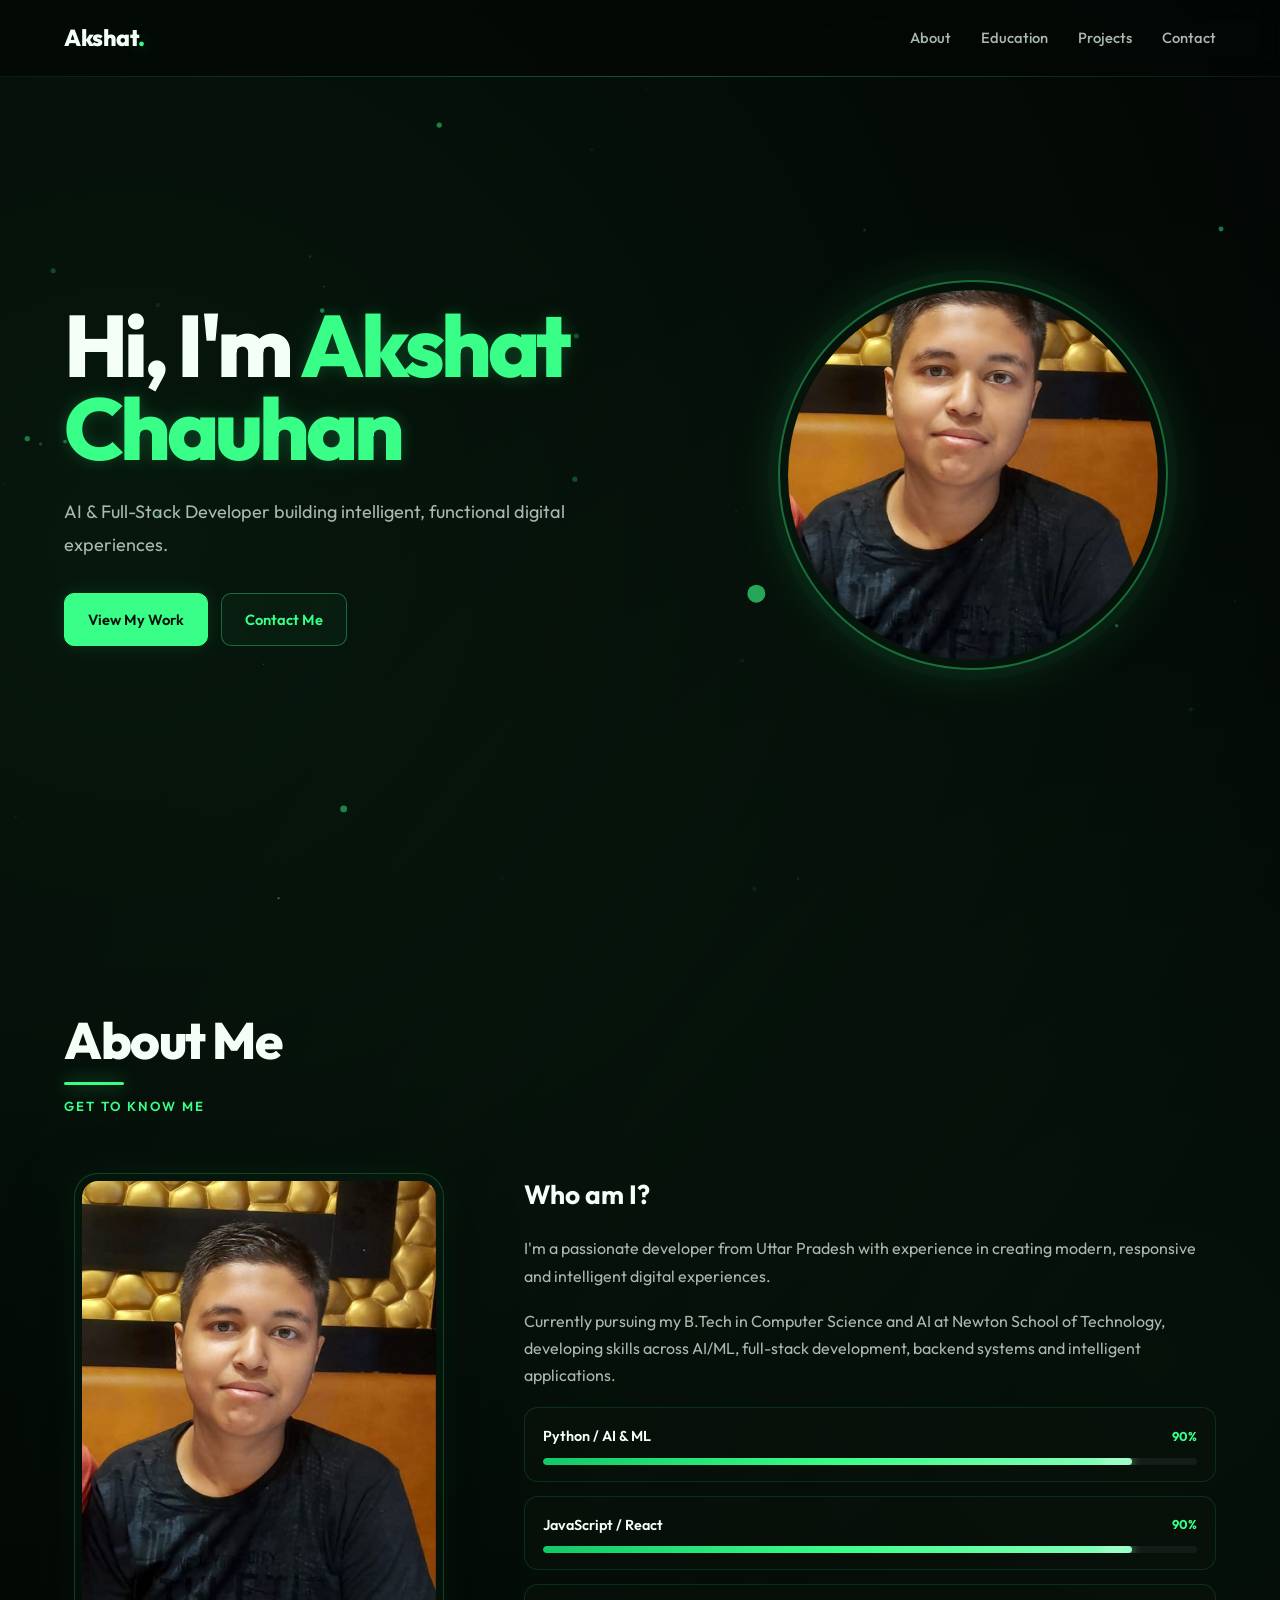
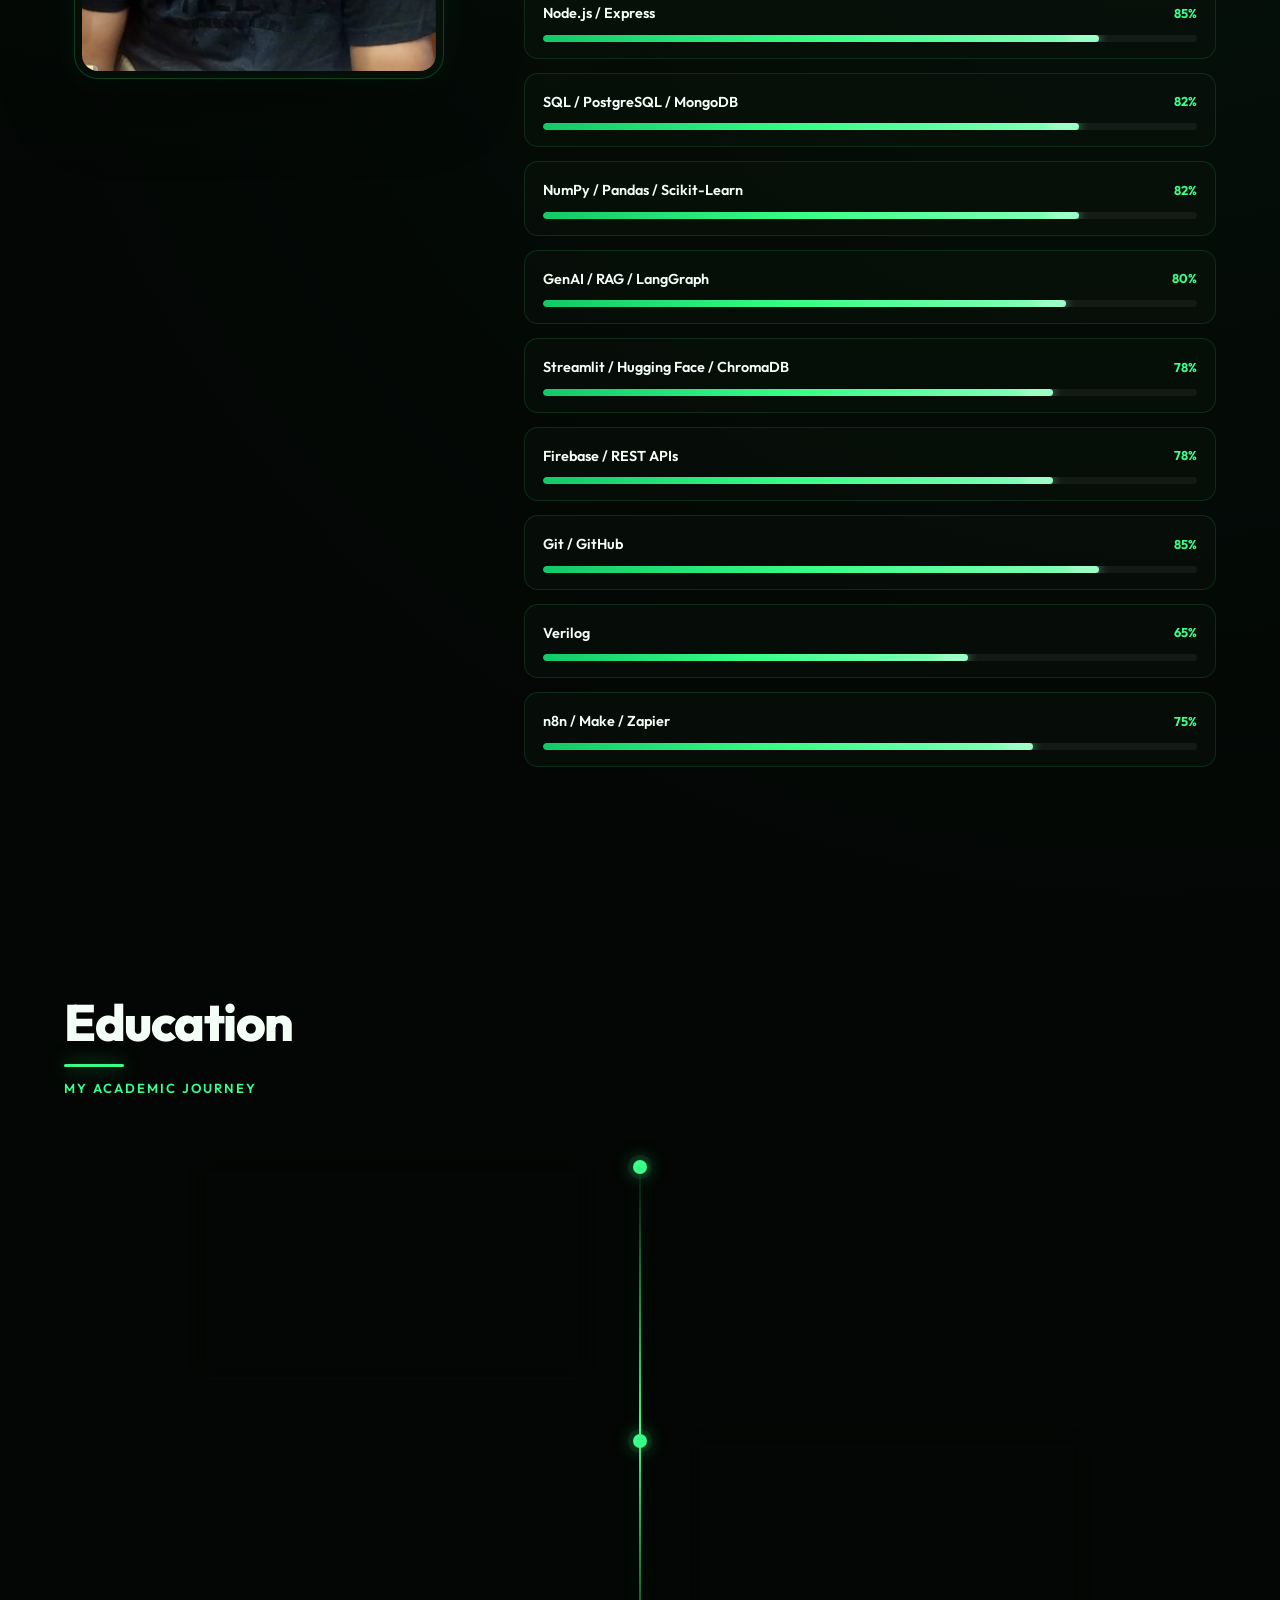
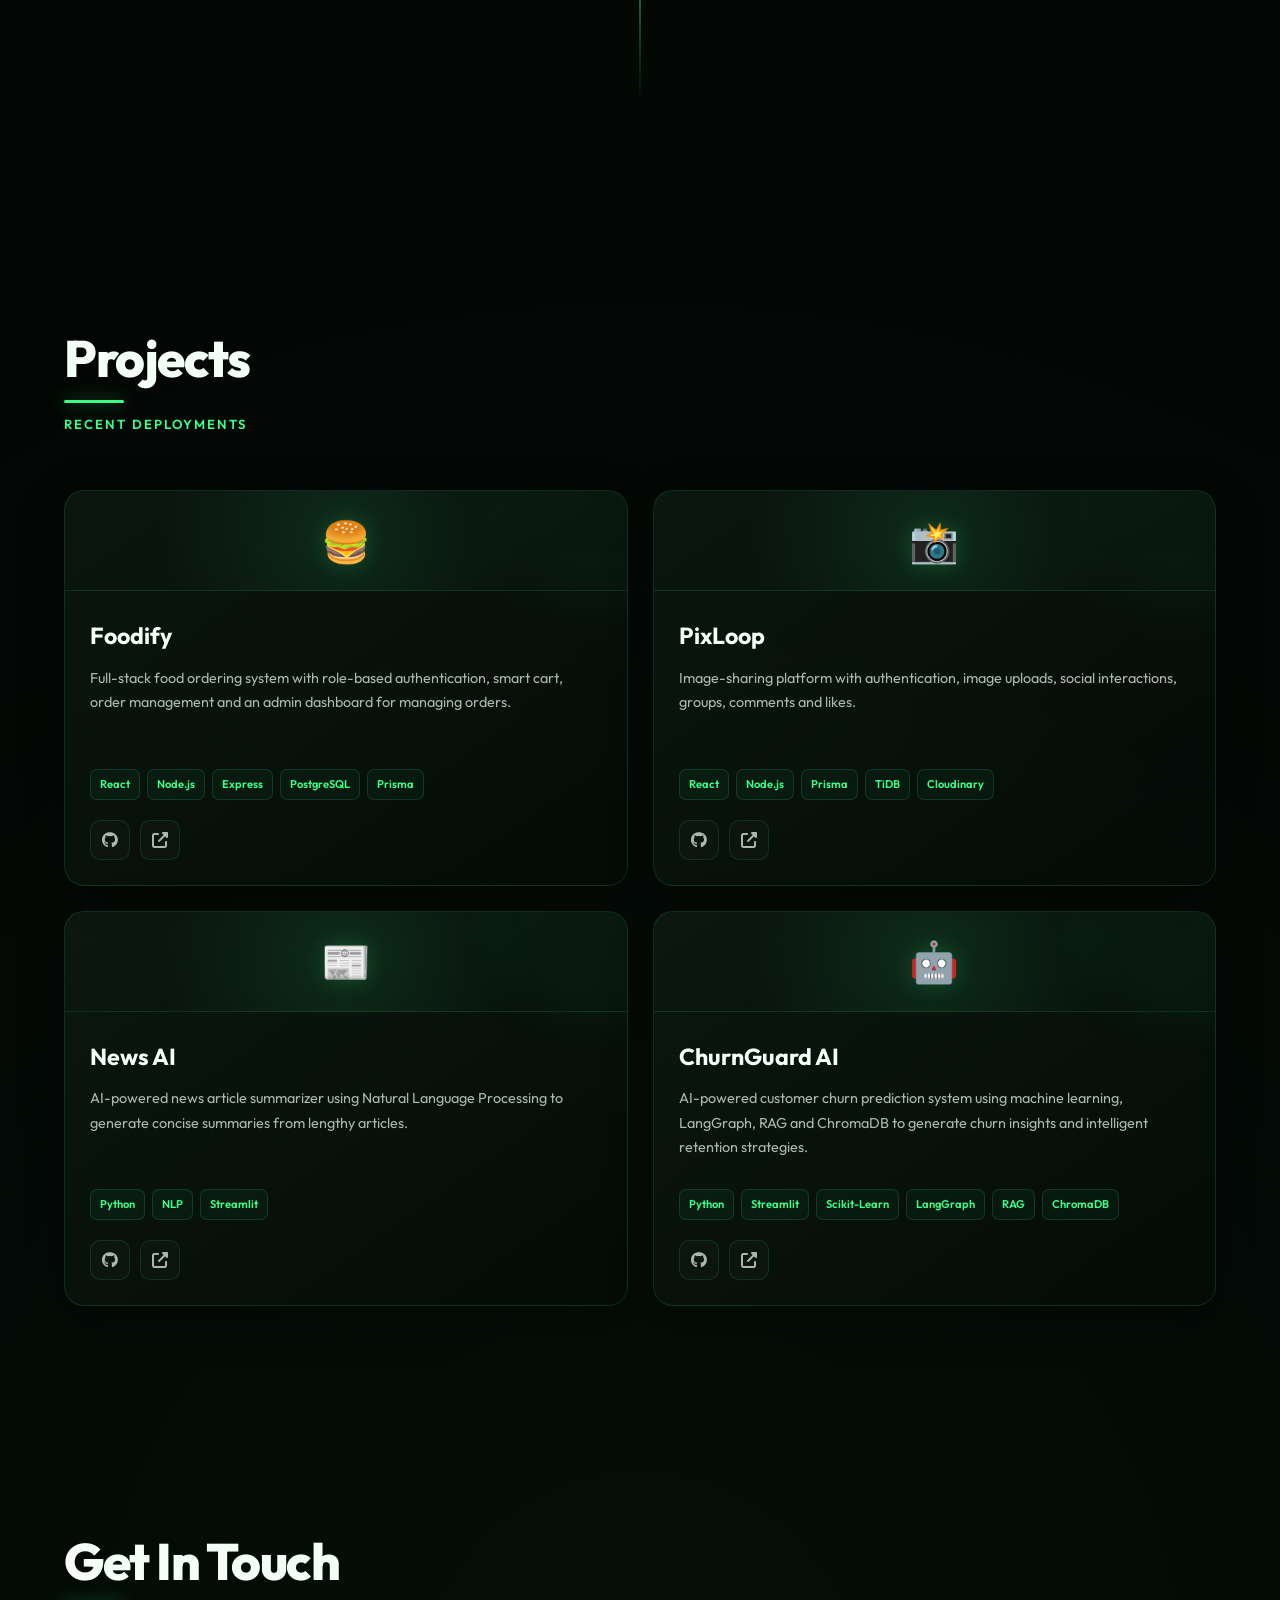
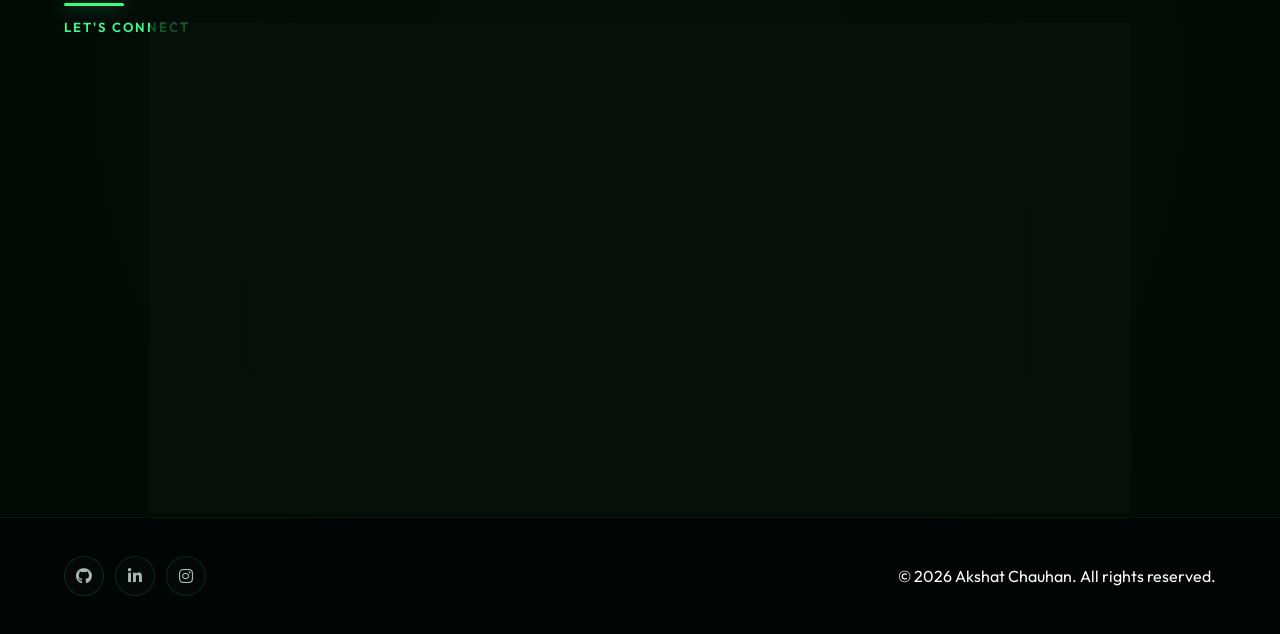
<file: index.html>
<!DOCTYPE html>
<html lang="en">

<head>
    <meta charset="UTF-8">
    <meta name="viewport" content="width=device-width, initial-scale=1.0">

    <meta name="description"
        content="Akshat Chauhan — AI & Full-Stack Developer building intelligent digital experiences.">

    <title>Akshat Chauhan | AI & Full-Stack Developer</title>

    <!-- Google Font -->
    <link rel="preconnect" href="https://fonts.googleapis.com">
    <link rel="preconnect" href="https://fonts.gstatic.com" crossorigin>
    <link
        href="https://fonts.googleapis.com/css2?family=Outfit:wght@300;400;500;600;700;800&display=swap"
        rel="stylesheet">

    <!-- Font Awesome -->
    <link
        rel="stylesheet"
        href="https://cdnjs.cloudflare.com/ajax/libs/font-awesome/6.4.0/css/all.min.css">

    <!-- Main CSS -->
    <link rel="stylesheet" href="styles.css">
</head>

<body>

    <!-- Animated background -->
    <canvas id="star-canvas"></canvas>

    <!-- =========================
         NAVBAR
         ========================= -->
    <header>
        <div class="container">
            <nav>
                <a href="#" class="logo">Akshat<span>.</span></a>

                <ul class="nav-links">
                    <li><a href="#about">About</a></li>
                    <li><a href="#education">Education</a></li>
                    <li><a href="#work">Projects</a></li>
                    <li><a href="#contact">Contact</a></li>
                </ul>
            </nav>
        </div>
    </header>


    <!-- =========================
         HERO
         ========================= -->
    <section class="hero">

        <div class="container">

            <div class="hero-content">

                <h1>
                    Hi, I'm <span>Akshat Chauhan</span>
                </h1>

                <p>
                    AI & Full-Stack Developer building intelligent,
                    functional digital experiences.
                </p>

                <div class="hero-buttons">
                    <a href="#work" class="btn">
                        View My Work
                    </a>

                    <a href="#contact" class="btn-outline">
                        Contact Me
                    </a>
                </div>

            </div>

            <div class="hero-image-container">
                <img
                    src="WhatsApp Image 2025-02-10 at 09.36.19.jpeg"
                    alt="Akshat Chauhan"
                    class="hero-img">
            </div>

        </div>

    </section>


    <!-- =========================
         ABOUT
         ========================= -->
    <section id="about">

        <div class="container">

            <div class="section-title">
                <h2>About Me</h2>
                <p>Get to know me</p>
            </div>

            <div class="about-content">

                <div class="about-img-wrapper">
                    <img
                        src="WhatsApp Image 2025-02-10 at 09.36.19.jpeg"
                        alt="Akshat Chauhan">
                </div>

                <div class="about-text">

                    <h3>Who am I?</h3>

                    <p>
                        I'm a passionate developer from Uttar Pradesh with
                        experience in creating modern, responsive and
                        intelligent digital experiences.
                    </p>

                    <p>
                        Currently pursuing my B.Tech in Computer Science
                        and AI at Newton School of Technology, developing
                        skills across AI/ML, full-stack development,
                        backend systems and intelligent applications.
                    </p>

                    <!-- Skills -->
                    <div class="skills-wrapper">

                        <div class="skill-item">
                            <div class="skill-info">
                                <span>Python / AI & ML</span>
                                <span>90%</span>
                            </div>
                            <div class="skill-bar">
                                <div class="skill-progress" style="width: 90%;"></div>
                            </div>
                        </div>

                        <div class="skill-item">
                            <div class="skill-info">
                                <span>JavaScript / React</span>
                                <span>90%</span>
                            </div>
                            <div class="skill-bar">
                                <div class="skill-progress" style="width: 90%;"></div>
                            </div>
                        </div>

                        <div class="skill-item">
                            <div class="skill-info">
                                <span>Node.js / Express</span>
                                <span>85%</span>
                            </div>
                            <div class="skill-bar">
                                <div class="skill-progress" style="width: 85%;"></div>
                            </div>
                        </div>

                        <div class="skill-item">
                            <div class="skill-info">
                                <span>SQL / PostgreSQL / MongoDB</span>
                                <span>82%</span>
                            </div>
                            <div class="skill-bar">
                                <div class="skill-progress" style="width: 82%;"></div>
                            </div>
                        </div>

                        <div class="skill-item">
                            <div class="skill-info">
                                <span>NumPy / Pandas / Scikit-Learn</span>
                                <span>82%</span>
                            </div>
                            <div class="skill-bar">
                                <div class="skill-progress" style="width: 82%;"></div>
                            </div>
                        </div>

                        <div class="skill-item">
                            <div class="skill-info">
                                <span>GenAI / RAG / LangGraph</span>
                                <span>80%</span>
                            </div>
                            <div class="skill-bar">
                                <div class="skill-progress" style="width: 80%;"></div>
                            </div>
                        </div>

                        <div class="skill-item">
                            <div class="skill-info">
                                <span>Streamlit / Hugging Face / ChromaDB</span>
                                <span>78%</span>
                            </div>
                            <div class="skill-bar">
                                <div class="skill-progress" style="width: 78%;"></div>
                            </div>
                        </div>

                        <div class="skill-item">
                            <div class="skill-info">
                                <span>Firebase / REST APIs</span>
                                <span>78%</span>
                            </div>
                            <div class="skill-bar">
                                <div class="skill-progress" style="width: 78%;"></div>
                            </div>
                        </div>

                        <div class="skill-item">
                            <div class="skill-info">
                                <span>Git / GitHub</span>
                                <span>85%</span>
                            </div>
                            <div class="skill-bar">
                                <div class="skill-progress" style="width: 85%;"></div>
                            </div>
                        </div>

                        <div class="skill-item">
                            <div class="skill-info">
                                <span>Verilog</span>
                                <span>65%</span>
                            </div>
                            <div class="skill-bar">
                                <div class="skill-progress" style="width: 65%;"></div>
                            </div>
                        </div>

                        <div class="skill-item">
                            <div class="skill-info">
                                <span>n8n / Make / Zapier</span>
                                <span>75%</span>
                            </div>
                            <div class="skill-bar">
                                <div class="skill-progress" style="width: 75%;"></div>
                            </div>
                        </div>

                    </div>

                </div>

            </div>

        </div>

    </section>


    <!-- =========================
         EDUCATION
         ========================= -->
    <section id="education">

        <div class="container">

            <div class="section-title">
                <h2>Education</h2>
                <p>My Academic Journey</p>
            </div>

            <div class="timeline">

                <div class="timeline-item">

                    <span class="timeline-dot"></span>

                    <div class="timeline-content">

                        <span class="t-date">
                            2024 - Present
                        </span>

                        <div class="t-title">
                            B.Tech in Computer Science & AI
                        </div>

                        <div class="t-school">
                            Newton School of Technology
                        </div>

                        <div class="t-desc">
                            Developing skills in Data Structures and Algorithms,
                            Artificial Intelligence, Machine Learning, software
                            development and full-stack technologies.
                        </div>

                    </div>

                </div>


                <div class="timeline-item">

                    <span class="timeline-dot"></span>

                    <div class="timeline-content">

                        <span class="t-date">
                            2010 - 2024
                        </span>

                        <div class="t-title">
                            Higher Secondary
                        </div>

                        <div class="t-school">
                            Gurukul The School
                        </div>

                        <div class="t-desc">
                            Completed secondary education with a strong
                            foundation in Mathematics, Computer Science
                            and technology.
                        </div>

                    </div>

                </div>

            </div>

        </div>

    </section>


    <!-- =========================
         PROJECTS
         ========================= -->
    <section id="work">

        <div class="container">

            <div class="section-title">
                <h2>Projects</h2>
                <p>Recent Deployments</p>
            </div>

            <div class="projects-grid">

                <!-- Foodify -->
                <article class="project-card">

                    <div class="project-header p1-head">
                        <span>🍔</span>
                    </div>

                    <div class="project-info">

                        <h3>Foodify</h3>

                        <p>
                            Full-stack food ordering system with role-based
                            authentication, smart cart, order management
                            and an admin dashboard for managing orders.
                        </p>

                        <div class="p-tags">
                            <span class="p-tag">React</span>
                            <span class="p-tag">Node.js</span>
                            <span class="p-tag">Express</span>
                            <span class="p-tag">PostgreSQL</span>
                            <span class="p-tag">Prisma</span>
                        </div>

                        <div class="p-links">

                            <a
                                href="https://github.com/acboss1346/Foodify_Final"
                                target="_blank"
                                rel="noopener noreferrer"
                                class="p-btn"
                                aria-label="Foodify GitHub">
                                <i class="fab fa-github"></i>
                            </a>

                            <a
                                href="https://foodify-final-5lg8f75dz-acboss1346s-projects.vercel.app/home"
                                target="_blank"
                                rel="noopener noreferrer"
                                class="p-btn"
                                aria-label="Foodify Live Demo">
                                <i class="fas fa-external-link-alt"></i>
                            </a>

                        </div>

                    </div>

                </article>


                <!-- PixLoop -->
                <article class="project-card">

                    <div class="project-header p2-head">
                        <span>📸</span>
                    </div>

                    <div class="project-info">

                        <h3>PixLoop</h3>

                        <p>
                            Image-sharing platform with authentication,
                            image uploads, social interactions, groups,
                            comments and likes.
                        </p>

                        <div class="p-tags">
                            <span class="p-tag">React</span>
                            <span class="p-tag">Node.js</span>
                            <span class="p-tag">Prisma</span>
                            <span class="p-tag">TiDB</span>
                            <span class="p-tag">Cloudinary</span>
                        </div>

                        <div class="p-links">

                            <a
                                href="https://github.com/acboss1346/PixLoop"
                                target="_blank"
                                rel="noopener noreferrer"
                                class="p-btn"
                                aria-label="PixLoop GitHub">
                                <i class="fab fa-github"></i>
                            </a>

                            <a
                                href="https://pix-loop.vercel.app/"
                                target="_blank"
                                rel="noopener noreferrer"
                                class="p-btn"
                                aria-label="PixLoop Live Demo">
                                <i class="fas fa-external-link-alt"></i>
                            </a>

                        </div>

                    </div>

                </article>


                <!-- News AI -->
                <article class="project-card">

                    <div class="project-header p3-head">
                        <span>📰</span>
                    </div>

                    <div class="project-info">

                        <h3>News AI</h3>

                        <p>
                            AI-powered news article summarizer using
                            Natural Language Processing to generate
                            concise summaries from lengthy articles.
                        </p>

                        <div class="p-tags">
                            <span class="p-tag">Python</span>
                            <span class="p-tag">NLP</span>
                            <span class="p-tag">Streamlit</span>
                        </div>

                        <div class="p-links">

                            <a
                                href="https://github.com/acboss1346/NAS-project"
                                target="_blank"
                                rel="noopener noreferrer"
                                class="p-btn"
                                aria-label="News AI GitHub">
                                <i class="fab fa-github"></i>
                            </a>

                            <a
                                href="https://nas-project-nucnm2n7mnumqwg6xnexci.streamlit.app/"
                                target="_blank"
                                rel="noopener noreferrer"
                                class="p-btn"
                                aria-label="News AI Live Demo">
                                <i class="fas fa-external-link-alt"></i>
                            </a>

                        </div>

                    </div>

                </article>


                <!-- ChurnGuard AI -->
                <article class="project-card">

                    <div class="project-header p3-head">
                        <span>🤖</span>
                    </div>

                    <div class="project-info">

                        <h3>ChurnGuard AI</h3>

                        <p>
                            AI-powered customer churn prediction system
                            using machine learning, LangGraph, RAG and
                            ChromaDB to generate churn insights and
                            intelligent retention strategies.
                        </p>

                        <div class="p-tags">
                            <span class="p-tag">Python</span>
                            <span class="p-tag">Streamlit</span>
                            <span class="p-tag">Scikit-Learn</span>
                            <span class="p-tag">LangGraph</span>
                            <span class="p-tag">RAG</span>
                            <span class="p-tag">ChromaDB</span>
                        </div>

                        <div class="p-links">

                            <a
                                href="https://github.com/TechySuryansh/GenAI"
                                target="_blank"
                                rel="noopener noreferrer"
                                class="p-btn"
                                aria-label="ChurnGuard AI GitHub">
                                <i class="fab fa-github"></i>
                            </a>

                            <a
                                href="https://fomzrnb9gaaa7ivk4nmzog.streamlit.app/"
                                target="_blank"
                                rel="noopener noreferrer"
                                class="p-btn"
                                aria-label="ChurnGuard AI Live Demo">
                                <i class="fas fa-external-link-alt"></i>
                            </a>

                        </div>

                    </div>

                </article>

            </div>

        </div>

    </section>


    <!-- =========================
         CONTACT
         ========================= -->
    <section id="contact">

        <div class="container">

            <div class="section-title">
                <h2>Get In Touch</h2>
                <p>Let's Connect</p>
            </div>

            <div class="contact-box">

                <h3>Have a project in mind?</h3>

                <p>
                    I'm currently open to new opportunities and
                    collaborations. Feel free to reach out directly
                    via email.
                </p>

                <a
                    href="mailto:akshatchauhan1346@gmail.com"
                    class="mail-btn">

                    <i class="fas fa-envelope"></i>
                    Send Email

                </a>

            </div>

        </div>

    </section>


    <!-- =========================
         FOOTER
         ========================= -->
    <footer>

        <div class="container">

            <div class="socials">

                <a
                    href="https://github.com/acboss1346"
                    target="_blank"
                    rel="noopener noreferrer"
                    class="s-icon"
                    aria-label="GitHub">
                    <i class="fab fa-github"></i>
                </a>

                <a
                    href="https://www.linkedin.com/in/akshat-chauhan-8b80262a9/"
                    target="_blank"
                    rel="noopener noreferrer"
                    class="s-icon"
                    aria-label="LinkedIn">
                    <i class="fab fa-linkedin-in"></i>
                </a>

                <a
                    href="https://www.instagram.com/akshat18710/"
                    target="_blank"
                    rel="noopener noreferrer"
                    class="s-icon"
                    aria-label="Instagram">
                    <i class="fab fa-instagram"></i>
                </a>

            </div>

            <p>
                &copy; 2026 Akshat Chauhan. All rights reserved.
            </p>

        </div>

    </footer>


    <!-- =========================
         JAVASCRIPT
         ========================= -->
    <script>

        /* Navbar scroll effect */
        window.addEventListener("scroll", () => {

            const header = document.querySelector("header");

            if (window.scrollY > 50) {
                header.style.padding = "10px 0";
            } else {
                header.style.padding = "18px 0";
            }

        });


        /* Smooth scrolling */
        document.querySelectorAll('a[href^="#"]').forEach(anchor => {

            anchor.addEventListener("click", function (e) {

                const target = document.querySelector(
                    this.getAttribute("href")
                );

                if (!target) return;

                e.preventDefault();

                target.scrollIntoView({
                    behavior: "smooth"
                });

            });

        });


        /* =========================
           STARFIELD
           ========================= */

        const canvas =
            document.getElementById("star-canvas");

        const ctx =
            canvas.getContext("2d");

        let stars = [];

        const STAR_COUNT = 180;

        function resizeCanvas() {

            canvas.width = window.innerWidth;
            canvas.height = window.innerHeight;

        }

        class Star {

            constructor() {

                this.reset();

            }

            reset() {

                this.x =
                    Math.random() * canvas.width;

                this.y =
                    Math.random() * canvas.height;

                this.z =
                    Math.random() * canvas.width;

                this.size =
                    Math.random() * 1.8 + 0.3;

            }

            update() {

                this.z -= 0.45;

                if (this.z <= 1) {

                    this.reset();
                    this.z = canvas.width;

                }

            }

            draw() {

                const scale =
                    canvas.width / this.z;

                const x =
                    (this.x - canvas.width / 2) *
                    scale +
                    canvas.width / 2;

                const y =
                    (this.y - canvas.height / 2) *
                    scale +
                    canvas.height / 2;

                const radius =
                    Math.max(
                        0.25,
                        this.size * scale
                    );

                const opacity =
                    Math.min(
                        0.8,
                        1 - this.z / canvas.width
                    );

                ctx.beginPath();

                ctx.fillStyle =
                    `rgba(57, 255, 136, ${opacity})`;

                ctx.arc(
                    x,
                    y,
                    radius,
                    0,
                    Math.PI * 2
                );

                ctx.fill();

            }

        }


        function initStars() {

            stars = [];

            for (
                let i = 0;
                i < STAR_COUNT;
                i++
            ) {

                stars.push(new Star());

            }

        }


        function animateStars() {

            ctx.clearRect(
                0,
                0,
                canvas.width,
                canvas.height
            );

            stars.forEach(star => {

                star.update();
                star.draw();

            });

            requestAnimationFrame(animateStars);

        }


        resizeCanvas();
        initStars();
        animateStars();


        window.addEventListener(
            "resize",
            () => {

                resizeCanvas();
                initStars();

            }
        );

    </script>

</body>

</html>
</file>
<file: styles.css>
/* =========================================================
   AKSHAT CHAUHAN — PREMIUM NEON AI PORTFOLIO
   This CSS is written specifically for the current HTML.
   ========================================================= */

@import url('https://fonts.googleapis.com/css2?family=Outfit:wght@300;400;500;600;700;800&display=swap');

/* =========================
   ROOT
   ========================= */

:root {
    --primary: #39ff88;
    --primary-light: #8affbd;
    --primary-dark: #12c968;

    --bg: #030604;
    --bg-soft: #07100a;
    --card: rgba(10, 20, 14, 0.72);
    --card-hover: rgba(14, 29, 19, 0.9);

    --text: #f3fff7;
    --text-secondary: #aab9b0;
    --text-muted: #708078;

    --border: rgba(57, 255, 136, 0.13);
    --border-hover: rgba(57, 255, 136, 0.42);

    --glow: 0 0 25px rgba(57, 255, 136, 0.16);
    --glow-strong: 0 0 40px rgba(57, 255, 136, 0.3);

    --radius: 20px;
}

/* =========================
   RESET
   ========================= */

* {
    margin: 0;
    padding: 0;
    box-sizing: border-box;
}

html {
    scroll-behavior: smooth;
    scroll-padding-top: 95px;
}

body {
    font-family: 'Outfit', sans-serif;
    color: var(--text);
    background:
        radial-gradient(circle at 10% 10%, rgba(57,255,136,.07), transparent 25%),
        radial-gradient(circle at 90% 25%, rgba(57,255,136,.045), transparent 28%),
        radial-gradient(circle at 50% 90%, rgba(57,255,136,.035), transparent 30%),
        var(--bg);
    line-height: 1.7;
    overflow-x: hidden;
}

::selection {
    background: var(--primary);
    color: #021007;
}

::-webkit-scrollbar {
    width: 8px;
}

::-webkit-scrollbar-track {
    background: #020403;
}

::-webkit-scrollbar-thumb {
    background: rgba(57,255,136,.35);
    border-radius: 20px;
}

::-webkit-scrollbar-thumb:hover {
    background: var(--primary);
}

a {
    color: inherit;
}

/* =========================
   STAR CANVAS
   ========================= */

#star-canvas {
    position: fixed;
    inset: 0;
    width: 100%;
    height: 100%;
    z-index: -10;
    pointer-events: none;
    opacity: .8;
}

/* =========================
   CONTAINER
   ========================= */

.container {
    width: min(1180px, 90%);
    margin: 0 auto;
}

/* =========================
   HEADER / NAVBAR
   ========================= */

header {
    position: fixed;
    top: 0;
    left: 0;
    width: 100%;
    z-index: 1000;

    padding: 18px 0;

    background: rgba(3, 8, 5, .72);
    border-bottom: 1px solid rgba(57,255,136,.08);

    backdrop-filter: blur(18px);
    -webkit-backdrop-filter: blur(18px);

    transition: .3s ease;
}

header::after {
    content: "";
    position: absolute;
    left: 0;
    right: 0;
    bottom: -1px;
    height: 1px;
    background: linear-gradient(
        90deg,
        transparent,
        rgba(57,255,136,.25),
        transparent
    );
}

nav {
    min-height: 40px;
    display: flex;
    align-items: center;
    justify-content: space-between;
}

.logo {
    color: var(--text);
    font-size: 1.45rem;
    font-weight: 800;
    letter-spacing: -.5px;
    text-decoration: none;
}

.logo span {
    color: var(--primary);
    text-shadow: 0 0 15px rgba(57,255,136,.55);
}

.nav-links {
    display: flex;
    align-items: center;
    gap: 30px;
    list-style: none;
}

.nav-links a {
    position: relative;
    color: var(--text-secondary);
    font-size: .92rem;
    font-weight: 500;
    text-decoration: none;
    transition: .3s ease;
}

.nav-links a::after {
    content: "";
    position: absolute;
    left: 50%;
    bottom: -8px;
    width: 0;
    height: 2px;
    background: var(--primary);
    box-shadow: 0 0 12px rgba(57,255,136,.6);
    transform: translateX(-50%);
    transition: width .3s ease;
}

.nav-links a:hover {
    color: var(--primary);
}

.nav-links a:hover::after {
    width: 100%;
}

/* =========================
   GENERAL SECTIONS
   ========================= */

section {
    position: relative;
    padding: 115px 0;
}

.section-title {
    margin-bottom: 55px;
}

.section-title h2 {
    color: var(--text);
    font-size: clamp(2.2rem, 5vw, 3.2rem);
    font-weight: 800;
    line-height: 1;
    letter-spacing: -1.5px;
}

.section-title h2::after {
    content: "";
    display: block;
    width: 60px;
    height: 3px;
    margin-top: 16px;
    background: var(--primary);
    border-radius: 10px;
    box-shadow: 0 0 18px rgba(57,255,136,.6);
}

.section-title p {
    margin-top: 10px;
    color: var(--primary);
    font-size: .82rem;
    font-weight: 600;
    letter-spacing: 2px;
    text-transform: uppercase;
}

/* =========================
   HERO
   ========================= */

.hero {
    min-height: 100vh;
    padding-top: 150px;
    padding-bottom: 100px;
    display: flex;
    align-items: center;
}

.hero > .container {
    position: relative;
}

/* Override the inline flex styling in the HTML */
.hero > .container {
    display: grid !important;
    grid-template-columns: 1.1fr .9fr;
    align-items: center;
    gap: 70px !important;
}

.hero-content {
    min-width: 0;
}

.hero-content h1 {
    margin-bottom: 25px;
    font-size: clamp(3.3rem, 6.8vw, 6.2rem);
    line-height: .96;
    letter-spacing: -4px;
    font-weight: 800;
}

.hero-content h1 span {
    color: var(--primary);
    text-shadow:
        0 0 15px rgba(57,255,136,.18),
        0 0 45px rgba(57,255,136,.08);
}

.hero-content > p {
    max-width: 650px;
    margin-bottom: 32px;
    color: var(--text-secondary);
    font-size: 1.13rem;
    line-height: 1.8;
}

/* Hero buttons */
.hero-content > div:not(.hero-image-container) {
    display: flex;
    flex-wrap: wrap;
    gap: 13px;
}

.btn,
.btn-outline {
    display: inline-flex;
    align-items: center;
    justify-content: center;

    padding: 13px 23px;

    border-radius: 10px;

    font-size: .92rem;
    font-weight: 600;
    text-decoration: none;

    transition: .3s ease;
}

.btn {
    color: #021008;
    background: var(--primary);
    border: 1px solid var(--primary);
    box-shadow: 0 0 20px rgba(57,255,136,.12);
}

.btn:hover {
    transform: translateY(-4px);
    box-shadow: 0 0 30px rgba(57,255,136,.35);
}

.btn-outline {
    color: var(--primary);
    border: 1px solid rgba(57,255,136,.35);
    background: rgba(57,255,136,.035);
}

.btn-outline:hover {
    transform: translateY(-4px);
    background: rgba(57,255,136,.09);
    border-color: var(--primary);
    box-shadow: var(--glow);
}

/* Hero image */
.hero-image-container {
    display: flex;
    align-items: center;
    justify-content: center;
}

.hero-img {
    width: min(390px, 90%);
    aspect-ratio: 1;
    object-fit: cover;

    border-radius: 50%;

    border: 2px solid rgba(57,255,136,.38);
    padding: 8px;

    background: rgba(57,255,136,.025);

    box-shadow:
        0 0 0 10px rgba(57,255,136,.025),
        0 0 55px rgba(57,255,136,.14);

    animation: profileFloat 5s ease-in-out infinite;

    transition: .4s ease;
}

.hero-img:hover {
    border-color: rgba(57,255,136,.7);
    box-shadow:
        0 0 0 14px rgba(57,255,136,.025),
        0 0 75px rgba(57,255,136,.24);
    transform: scale(1.025);
}

@keyframes profileFloat {
    0%, 100% {
        transform: translateY(0);
    }
    50% {
        transform: translateY(-9px);
    }
}

/* =========================
   ABOUT
   ========================= */

.about-content {
    display: grid;
    grid-template-columns: .72fr 1.28fr;
    align-items: start;
    gap: 70px;
}

.about-img-wrapper {
    position: sticky;
    top: 120px;
}

.about-img-wrapper img {
    width: 100%;
    max-width: 370px;
    display: block;
    margin: auto;

    border-radius: 24px;

    border: 1px solid rgba(57,255,136,.2);
    padding: 7px;

    background: rgba(57,255,136,.025);

    box-shadow:
        0 25px 70px rgba(0,0,0,.45),
        0 0 30px rgba(57,255,136,.07);

    transition: .4s ease;
}

.about-img-wrapper img:hover {
    border-color: rgba(57,255,136,.45);
    box-shadow:
        0 25px 70px rgba(0,0,0,.5),
        0 0 40px rgba(57,255,136,.15);
}

.about-text h3 {
    margin-bottom: 18px;
    font-size: 1.65rem;
}

.about-text p {
    margin-bottom: 18px;
    color: var(--text-secondary);
    font-size: 1rem;
}

/* =========================
   SKILLS
   ========================= */

.skills-wrapper {
    display: grid;
    gap: 14px;
}

.skill-item {
    padding: 16px 18px;

    border: 1px solid var(--border);
    border-radius: 14px;

    background: rgba(9,18,12,.58);

    transition:
        transform .3s ease,
        border-color .3s ease,
        background .3s ease,
        box-shadow .3s ease;
}

.skill-item:hover {
    transform: translateX(6px);
    border-color: var(--border-hover);
    background: rgba(14,28,18,.82);
    box-shadow: -5px 0 25px rgba(57,255,136,.06);
}

.skill-info {
    display: flex;
    align-items: center;
    justify-content: space-between;
    gap: 15px;
    margin-bottom: 9px;
}

.skill-info span:first-child {
    color: var(--text);
    font-size: .9rem;
    font-weight: 600;
}

.skill-info span:last-child {
    color: var(--primary);
    font-size: .8rem;
    font-weight: 700;
}

.skill-bar {
    width: 100%;
    height: 7px;
    overflow: hidden;
    border-radius: 20px;
    background: rgba(255,255,255,.055);
}

.skill-progress {
    position: relative;
    height: 100%;
    border-radius: inherit;

    background: linear-gradient(
        90deg,
        var(--primary-dark),
        var(--primary),
        var(--primary-light)
    );

    box-shadow: 0 0 13px rgba(57,255,136,.45);
}

.skill-progress::after {
    content: "";
    position: absolute;
    top: 0;
    right: 0;
    width: 30px;
    height: 100%;
    background: rgba(255,255,255,.35);
    filter: blur(5px);
}

/* =========================
   EDUCATION
   ========================= */

.timeline {
    position: relative;
    max-width: 900px;
    margin: 0 auto;
}

.timeline::before {
    content: "";
    position: absolute;
    top: 0;
    bottom: 0;
    left: 50%;
    width: 2px;

    transform: translateX(-50%);

    background: linear-gradient(
        to bottom,
        transparent,
        var(--primary),
        transparent
    );

    box-shadow: 0 0 18px rgba(57,255,136,.18);
}

.timeline-item {
    position: relative;
    width: 50%;
    padding: 0 45px 45px 0;
}

.timeline-item:nth-child(even) {
    margin-left: 50%;
    padding: 0 0 45px 45px;
}

.timeline-dot {
    position: absolute;
    top: 6px;
    right: -7px;

    width: 14px;
    height: 14px;

    border-radius: 50%;
    background: var(--primary);

    box-shadow:
        0 0 0 5px rgba(57,255,136,.07),
        0 0 18px rgba(57,255,136,.6);
}

.timeline-item:nth-child(even) .timeline-dot {
    right: auto;
    left: -7px;
}

.timeline-content {
    padding: 25px;

    border: 1px solid var(--border);
    border-radius: var(--radius);

    background:
        linear-gradient(
            145deg,
            rgba(14,27,18,.78),
            rgba(6,12,8,.75)
        );

    backdrop-filter: blur(12px);

    box-shadow: 0 15px 45px rgba(0,0,0,.25);

    transition: .35s ease;
}

.timeline-content:hover {
    transform: translateY(-5px);
    border-color: var(--border-hover);
    box-shadow:
        0 20px 50px rgba(0,0,0,.4),
        var(--glow);
}

.t-date {
    display: inline-block;
    margin-bottom: 7px;

    color: var(--primary);
    font-size: .78rem;
    font-weight: 700;
    letter-spacing: 1px;
}

.t-title {
    margin-bottom: 3px;
    color: var(--text);
    font-size: 1.18rem;
    font-weight: 700;
}

.t-school {
    margin-bottom: 12px;
    color: var(--primary-light);
    font-size: .9rem;
}

.t-desc {
    color: var(--text-secondary);
    font-size: .9rem;
    line-height: 1.7;
}

/* =========================
   PROJECTS
   ========================= */

.projects-grid {
    display: grid;
    grid-template-columns: repeat(2, minmax(0,1fr));
    gap: 25px;
}

.project-card {
    position: relative;
    overflow: hidden;

    min-height: 360px;

    border: 1px solid var(--border);
    border-radius: var(--radius);

    background:
        linear-gradient(
            145deg,
            rgba(14,27,18,.78),
            rgba(6,12,8,.76)
        );

    box-shadow: 0 15px 45px rgba(0,0,0,.3);

    transition:
        transform .35s ease,
        border-color .35s ease,
        box-shadow .35s ease;
}

.project-card::before {
    content: "";
    position: absolute;

    top: -100px;
    right: -80px;

    width: 220px;
    height: 220px;

    border-radius: 50%;

    background: var(--primary);
    opacity: .035;

    filter: blur(25px);

    transition: .4s ease;
}

.project-card:hover {
    transform: translateY(-9px);
    border-color: var(--border-hover);
    box-shadow:
        0 25px 60px rgba(0,0,0,.48),
        0 0 25px rgba(57,255,136,.07);
}

.project-card:hover::before {
    opacity: .1;
    transform: scale(1.4);
}

.project-header {
    height: 100px;

    display: flex;
    align-items: center;
    justify-content: center;

    border-bottom: 1px solid var(--border);

    background:
        radial-gradient(
            circle,
            rgba(57,255,136,.1),
            transparent 65%
        );
}

.project-header span {
    font-size: 2.5rem;
    filter: drop-shadow(0 0 10px rgba(57,255,136,.2));
}

.project-info {
    padding: 25px;
}

.project-info h3 {
    margin-bottom: 10px;

    color: var(--text);
    font-size: 1.45rem;
    font-weight: 700;
}

.project-info p {
    min-height: 85px;

    color: var(--text-secondary);
    font-size: .9rem;
    line-height: 1.7;
}

.p-tags {
    display: flex;
    flex-wrap: wrap;
    gap: 7px;

    margin: 18px 0 20px;
}

.p-tag {
    padding: 5px 9px;

    color: var(--primary);

    border: 1px solid rgba(57,255,136,.15);
    border-radius: 7px;

    background: rgba(57,255,136,.045);

    font-size: .7rem;
    font-weight: 600;
}

.p-links {
    display: flex;
    align-items: center;
    gap: 10px;
}

.p-btn {
    width: 40px;
    height: 40px;

    display: flex;
    align-items: center;
    justify-content: center;

    color: var(--text-secondary);

    border: 1px solid var(--border);
    border-radius: 10px;

    background: rgba(255,255,255,.02);

    text-decoration: none;

    transition: .3s ease;
}

.p-btn:hover {
    color: var(--primary);
    border-color: var(--border-hover);
    background: rgba(57,255,136,.07);
    transform: translateY(-3px);
    box-shadow: var(--glow);
}

/* =========================
   CONTACT
   ========================= */

.contact-box {
    max-width: 800px;
    margin: 0 auto;

    padding: 55px 40px;

    text-align: center;

    border: 1px solid var(--border);
    border-radius: 24px;

    background:
        radial-gradient(
            circle at 50% 0%,
            rgba(57,255,136,.08),
            transparent 55%
        ),
        rgba(8,17,11,.72);

    backdrop-filter: blur(15px);

    box-shadow: 0 20px 60px rgba(0,0,0,.35);

    transition: .35s ease;
}

.contact-box:hover {
    border-color: var(--border-hover);
    box-shadow:
        0 25px 70px rgba(0,0,0,.45),
        var(--glow);
}

.contact-box h3 {
    margin-bottom: 12px;
    font-size: 1.8rem;
}

.contact-box p {
    max-width: 580px;
    margin: 0 auto 28px;
    color: var(--text-secondary);
}

.mail-btn {
    display: inline-flex;
    align-items: center;
    gap: 10px;

    padding: 13px 24px;

    color: #021008;
    background: var(--primary);

    border-radius: 10px;

    font-weight: 700;
    text-decoration: none;

    box-shadow: 0 0 20px rgba(57,255,136,.12);

    transition: .3s ease;
}

.mail-btn:hover {
    transform: translateY(-4px);
    box-shadow: 0 0 32px rgba(57,255,136,.35);
}

/* =========================
   FOOTER
   ========================= */

footer {
    padding: 38px 0;

    border-top: 1px solid rgba(57,255,136,.08);

    background: rgba(2,6,4,.82);
}

footer .container {
    display: flex;
    align-items: center;
    justify-content: space-between;
    gap: 25px;
}

.socials {
    display: flex;
    gap: 11px;
}

.s-icon {
    width: 40px;
    height: 40px;

    display: flex;
    align-items: center;
    justify-content: center;

    color: var(--text-secondary);

    border: 1px solid var(--border);
    border-radius: 50%;

    background: rgba(255,255,255,.015);

    text-decoration: none;

    transition: .3s ease;
}

.s-icon:hover {
    color: var(--primary);
    border-color: var(--border-hover);
    transform: translateY(-4px);
    box-shadow: var(--glow);
}

/* =========================
   MOBILE
   ========================= */

@media (max-width: 900px) {

    .hero > .container {
        grid-template-columns: 1fr;
        text-align: center;
        gap: 45px !important;
    }

    .hero-image-container {
        order: -1;
    }

    .hero-img {
        width: min(280px, 70vw);
    }

    .hero-content > p {
        margin-left: auto;
        margin-right: auto;
    }

    .hero-content > div:not(.hero-image-container) {
        justify-content: center;
    }

    .about-content {
        grid-template-columns: 1fr;
        gap: 45px;
    }

    .about-img-wrapper {
        position: static;
    }

    .about-img-wrapper img {
        max-width: 300px;
    }
}

@media (max-width: 700px) {

    header {
        padding: 14px 0;
    }

    .logo {
        display: none;
    }

    nav {
        justify-content: center;
    }

    .nav-links {
        gap: 17px;
    }

    .nav-links a {
        font-size: .78rem;
    }

    section {
        padding: 85px 0;
    }

    .hero {
        padding-top: 120px;
    }

    .hero-content h1 {
        font-size: clamp(3rem, 13vw, 4.3rem);
        letter-spacing: -2px;
    }

    .hero-content > p {
        font-size: 1rem;
    }

    .projects-grid {
        grid-template-columns: 1fr;
    }

    .timeline::before {
        left: 7px;
    }

    .timeline-item,
    .timeline-item:nth-child(even) {
        width: 100%;
        margin-left: 0;
        padding: 0 0 35px 35px;
    }

    .timeline-dot,
    .timeline-item:nth-child(even) .timeline-dot {
        left: 0;
        right: auto;
    }

    footer .container {
        flex-direction: column;
        text-align: center;
    }
}

@media (max-width: 450px) {

    .container {
        width: 88%;
    }

    .nav-links {
        gap: 11px;
    }

    .nav-links a {
        font-size: .7rem;
    }

    .hero-content h1 {
        font-size: 2.8rem;
    }

    .hero-content > div:not(.hero-image-container) {
        flex-direction: column;
    }

    .btn,
    .btn-outline {
        width: 100%;
    }

    .section-title h2 {
        font-size: 2.2rem;
    }

    .project-info {
        padding: 22px;
    }

    .contact-box {
        padding: 40px 22px;
    }
}

/* =========================
   ACCESSIBILITY
   ========================= */

a:focus-visible {
    outline: 2px solid var(--primary);
    outline-offset: 4px;
}

@media (prefers-reduced-motion: reduce) {
    *,
    *::before,
    *::after {
        animation-duration: .01ms !important;
        animation-iteration-count: 1 !important;
        transition-duration: .01ms !important;
        scroll-behavior: auto !important;
    }
}
</file>
